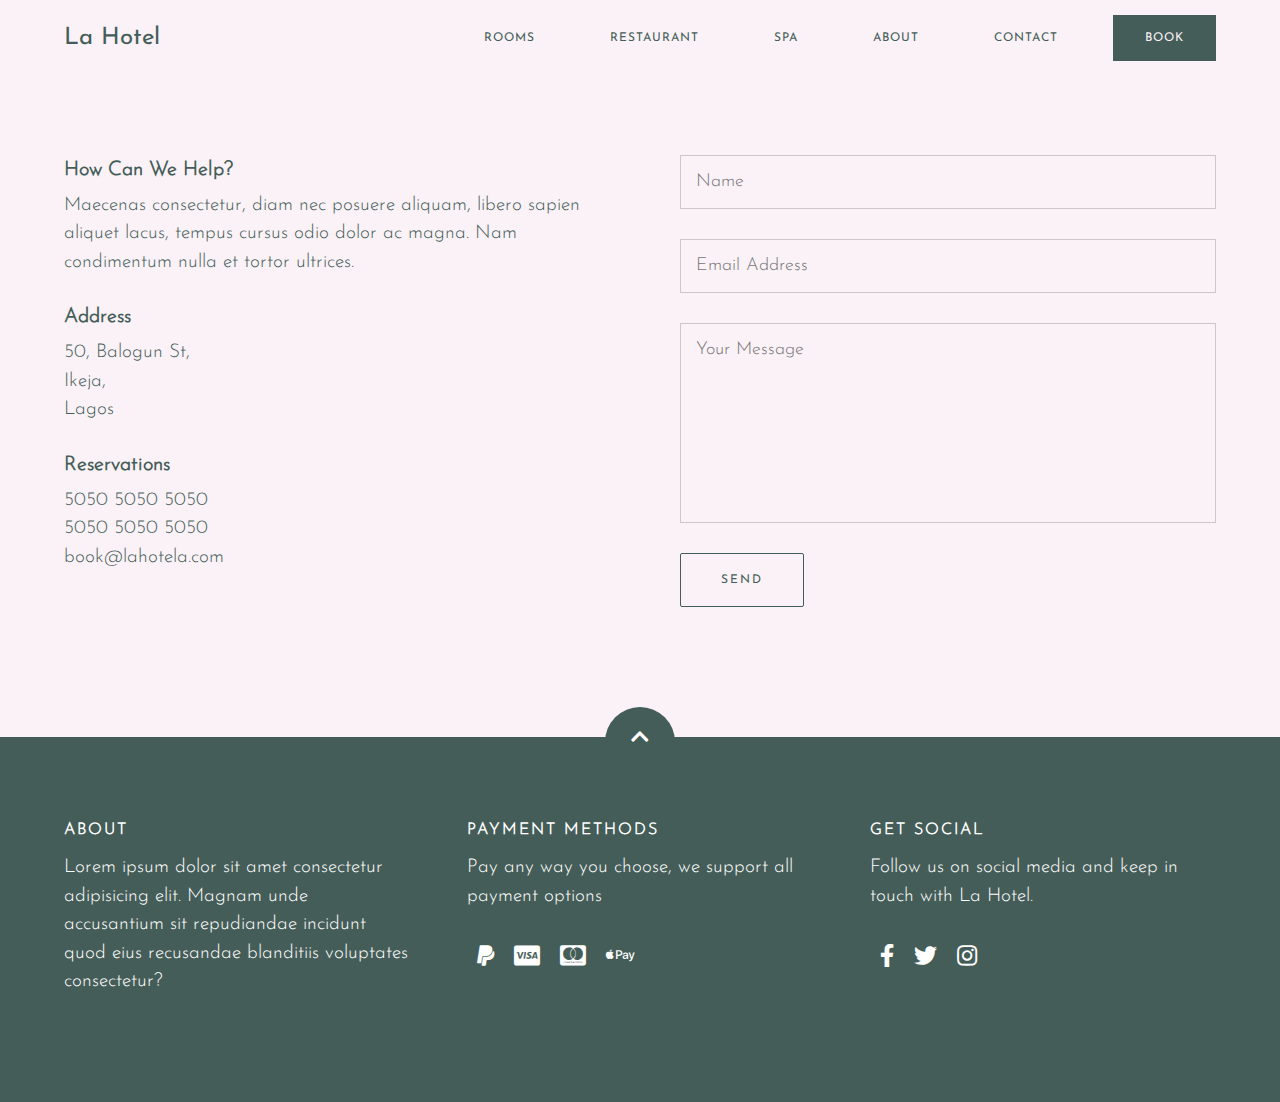
<file: contact.html>
<!DOCTYPE html>
<html lang="en">

<head>
    <meta charset="UTF-8">
    <meta name="viewport" content="width=device-width, initial-scale=1.0">
    <title>Contact - La Hotel</title>
    <link rel="stylesheet" href="https://cdnjs.cloudflare.com/ajax/libs/font-awesome/5.14.0/css/all.min.css">
    <link rel="stylesheet" href="style.css">
</head>

<body>
    <!-- NAVBAR -->
    <div class="container">
        <nav class="navbar">
            <a class="logo" href="index.html">La Hotel</a>
            <input type="checkbox" id="check">
            <label for="check">
                <i class="fas fa-bars" id="open"></i>
                <i class="fas fa-times" id="close"></i>
            </label>
            <ul class="nav-list">
                <li class="nav-item"><a href="rooms.html" class="nav-link">Rooms</a></li>
                <li class="nav-item"><a href="restaurant.html" class="nav-link">Restaurant</a></li>
                <li class="nav-item"><a href="spa.html" class="nav-link">Spa</a></li>
                <li class="nav-item"><a href="about.html" class="nav-link">About</a></li>
                <li class="nav-item"><a href="contact.html" class="nav-link">Contact</a></li>
                <li class="nav-item"><a href="rooms.html" class="nav-link book-btn">Book</a></li>
            </ul>
        </nav>
    </div>

    <!-- CONTACT SECTION -->
    <section id="contact" class="contact">
        <div class="container">
            <div class="row">
                <div class="col-2">
                    <div>
                        <h3>How Can We Help?</h3>
                        <p>Maecenas consectetur, diam nec posuere aliquam, libero sapien aliquet lacus, tempus cursus
                            odio dolor ac magna. Nam condimentum nulla et tortor ultrices.</p>
                    </div>
                    <div>
                        <h3>Address</h3>
                        <p>50, Balogun St,</p>
                        <p>Ikeja,</p>
                        <p>Lagos</p>
                    </div>
                    <div>
                        <h3>Reservations</h3>
                        <p>5050 5050 5050</p>
                        <p>5050 5050 5050</p>
                        <p>book@lahotela.com</p>
                    </div>
                </div>
                <div class="col-2">
                    <form>
                        <input type="text" placeholder="Name" required>
                        <input type="email" placeholder="Email Address" required>
                        <textarea row="20" cols="20" placeholder="Your Message" required></textarea>
                        <button class="btn btn-white">Send</button>
                    </form>
                </div>
            </div>
        </div>
    </section>

    <!-- FOOTER SECTION -->
    <footer>
        <div class="container">
            <div class="back-to-top">
                <a href="#contact"><i class="fas fa-chevron-up"></i></a>
            </div>
            <div class="footer__content row">
                <div class="col-3">
                    <h4>About</h4>
                    <p>Lorem ipsum dolor sit amet consectetur adipisicing elit. Magnam unde accusantium sit repudiandae
                        incidunt quod eius recusandae blanditiis voluptates consectetur?</p>
                </div>
                <div class="col-3">
                    <h4>Payment Methods</h4>
                    <p>Pay any way you choose, we support all payment options</p>
                    <ul class="payment-methods">
                        <li>
                            <a href="#">
                                <i class="fab fa-paypal"></i>
                            </a>
                        </li>
                        <li>
                            <a href="#">
                                <i class="fab fa-cc-visa"></i>
                            </a>
                        </li>
                        <li>
                            <a href="#">
                                <i class="fab fa-cc-mastercard"></i>
                            </a>
                        </li>
                        <li>
                            <a href="#">
                                <i class="fab fa-apple-pay"></i>
                            </a>
                        </li>
                    </ul>
                </div>
                <div class="col-3">
                    <h4>Get Social</h4>
                    <p>Follow us on social media and keep in touch with La Hotel.</p>
                    <ul class="social-icons">
                        <li>
                            <a href="#">
                                <i class="fab fa-facebook-f"></i>
                            </a>
                        </li>
                        <li>
                            <a href="#">
                                <i class="fab fa-twitter"></i>
                            </a>
                        </li>
                        <li>
                            <a href="#">
                                <i class="fab fa-instagram"></i>
                            </a>
                        </li>
                        <li>
                            <a href="#">
                                <i class="fab fa-tripadvisor"></i>
                            </a>
                        </li>
                    </ul>
                </div>
            </div>
        </div>
    </footer>
</body>

</html>
</file>
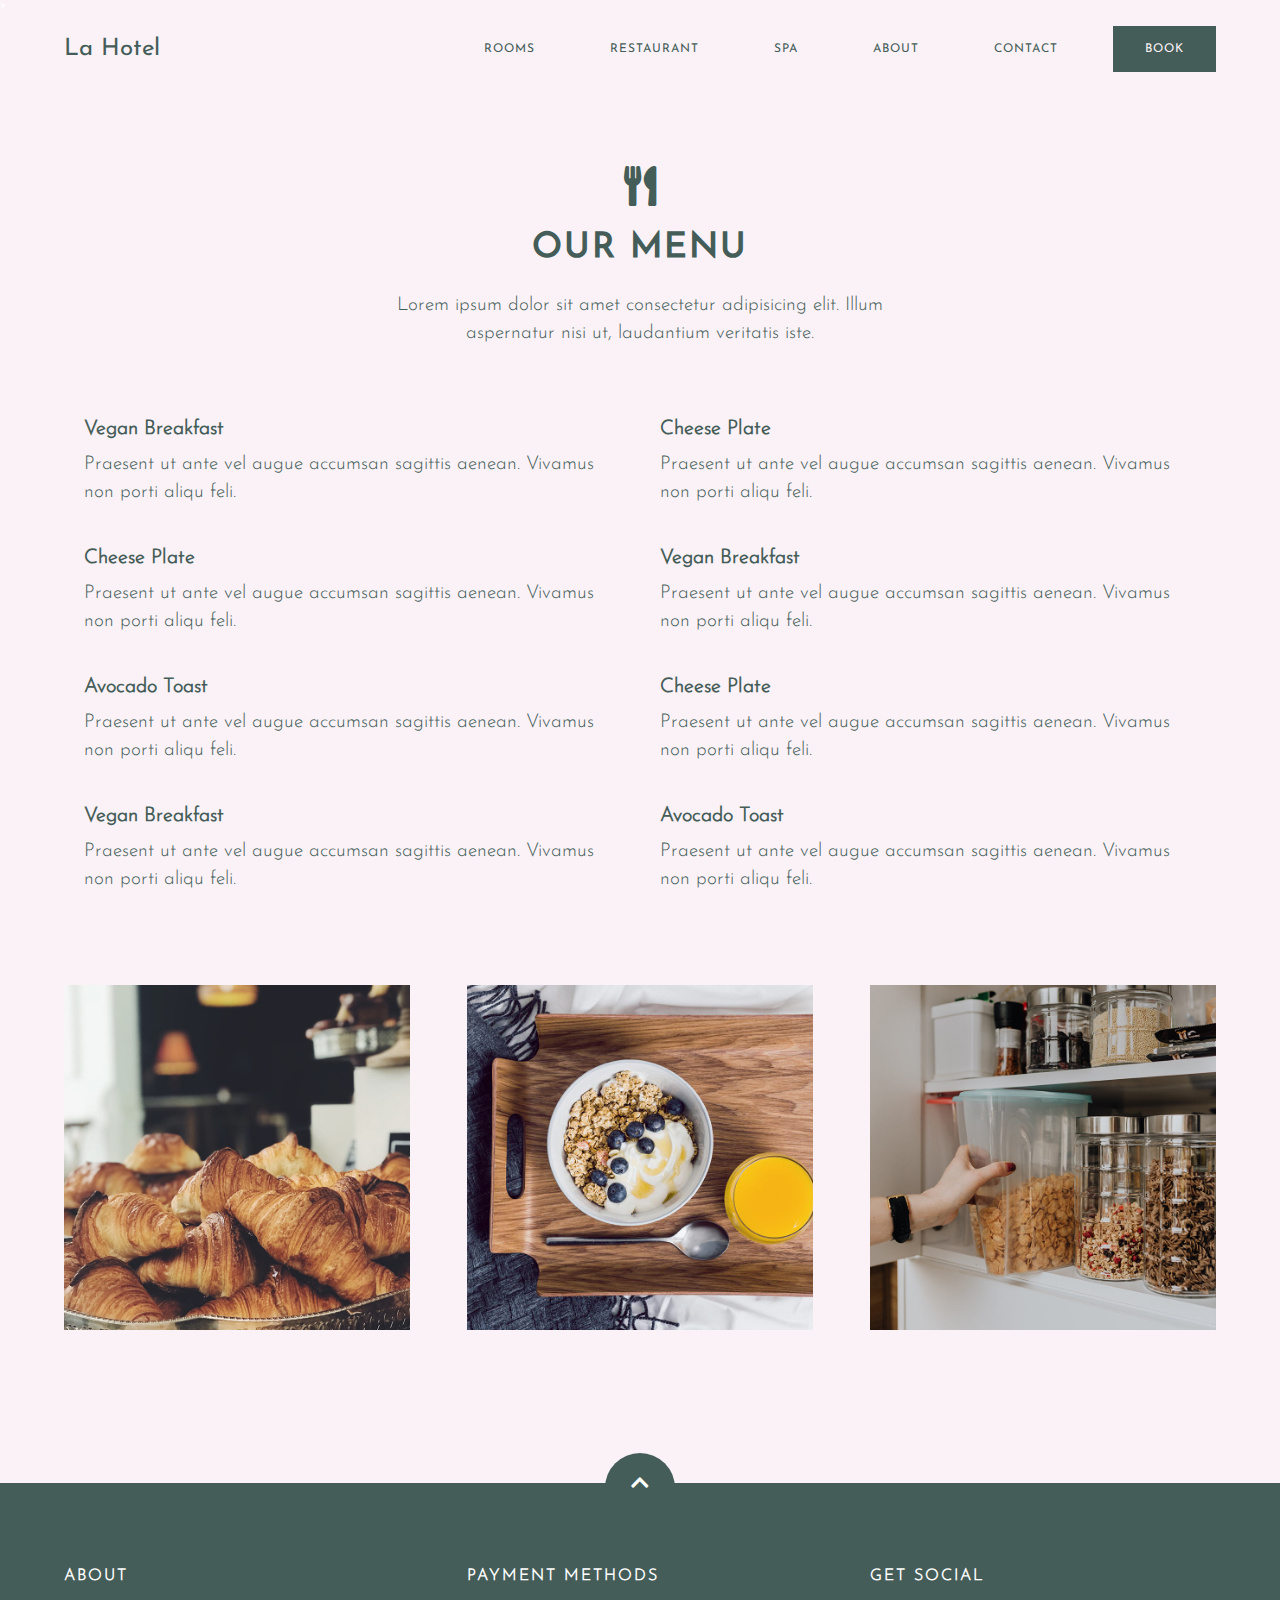
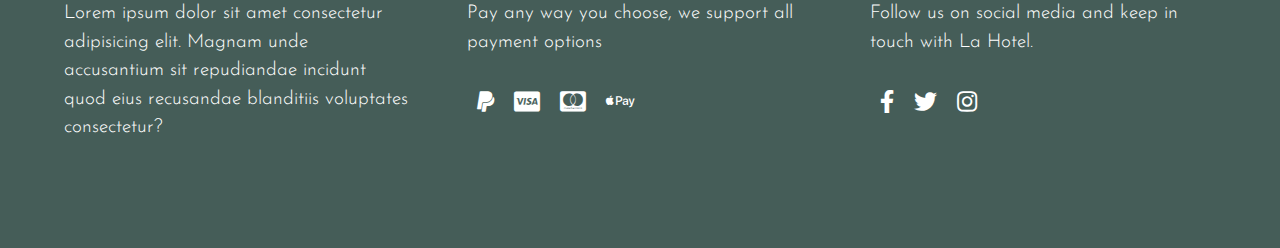
<file: restaurant.html>
<!DOCTYPE html>
<html lang="en">

<head>
    <meta charset="UTF-8">
    <meta name="viewport" content="width=device-width, initial-scale=1.0">
    <title>Restaurant - La Hotel</title>
    <link rel="stylesheet" href="https://cdnjs.cloudflare.com/ajax/libs/font-awesome/5.14.0/css/all.min.css">>
    <link rel="stylesheet" href="style.css">
</head>

<body>
    <!-- NAVBAR -->
    <div class="container">
        <nav class="navbar">
            <a class="logo" href="index.html">La Hotel</a>
            <input type="checkbox" id="check">
            <label for="check">
                <i class="fas fa-bars" id="open"></i>
                <i class="fas fa-times" id="close"></i>
            </label>
            <ul class="nav-list">
                <li class="nav-item"><a href="rooms.html" class="nav-link">Rooms</a></li>
                <li class="nav-item"><a href="restaurant.html" class="nav-link">Restaurant</a></li>
                <li class="nav-item"><a href="spa.html" class="nav-link">Spa</a></li>
                <li class="nav-item"><a href="about.html" class="nav-link">About</a></li>
                <li class="nav-item"><a href="contact.html" class="nav-link">Contact</a></li>
                <li class="nav-item"><a href="rooms.html" class="nav-link book-btn">Book</a></li>
            </ul>
        </nav>
    </div>

    <!-- MENU SECTION -->
    <section id="our-menu" class="our-menu">
        <div class="container">
            <div class="menu-header">
                <i class="fas fa-utensils"></i>
                <h2 class="headline">Our Menu</h2>
                <p>Lorem ipsum dolor sit amet consectetur adipisicing elit. Illum aspernatur nisi ut, laudantium
                    veritatis
                    iste.</p>
            </div>
            <div class="menu-table">
                <div class="row">
                    <div class="col-2">
                        <div>
                            <h3>Vegan Breakfast</h3>
                            <p>Praesent ut ante vel augue accumsan sagittis aenean. Vivamus non porti aliqu feli.</p>
                        </div>
                        <div>
                            <h3>Cheese Plate</h3>
                            <p>Praesent ut ante vel augue accumsan sagittis aenean. Vivamus non porti aliqu feli.</p>
                        </div>
                        <div>
                            <h3>Avocado Toast</h3>
                            <p>Praesent ut ante vel augue accumsan sagittis aenean. Vivamus non porti aliqu feli.</p>
                        </div>
                        <div>
                            <h3>Vegan Breakfast</h3>
                            <p>Praesent ut ante vel augue accumsan sagittis aenean. Vivamus non porti aliqu feli.</p>
                        </div>
                    </div>
                    <div class="col-2">
                        <div>
                            <h3>Cheese Plate</h3>
                            <p>Praesent ut ante vel augue accumsan sagittis aenean. Vivamus non porti aliqu feli.</p>
                        </div>
                        <div>
                            <h3>Vegan Breakfast</h3>
                            <p>Praesent ut ante vel augue accumsan sagittis aenean. Vivamus non porti aliqu feli.</p>
                        </div>
                        <div>
                            <h3>Cheese Plate</h3>
                            <p>Praesent ut ante vel augue accumsan sagittis aenean. Vivamus non porti aliqu feli.</p>
                        </div>
                        <div>
                            <h3>Avocado Toast</h3>
                            <p>Praesent ut ante vel augue accumsan sagittis aenean. Vivamus non porti aliqu feli.</p>
                        </div>
                    </div>
                </div>
            </div>
            <div class="menu-gallery">
                <div class="row">
                    <div class="col-3">
                        <img src="images/menu-gallery-1.jpg" alt="menu-image">
                    </div>
                    <div class="col-3">
                        <img src="images/menu-gallery-2.jpg" alt="menu-image">
                    </div>
                    <div class="col-3">
                        <img src="images/menu-gallery-3.jpg" alt="menu-image">
                    </div>
                </div>
            </div>
        </div>
    </section>

    <!-- FOOTER SECTION -->
    <footer>
        <div class="container">
            <div class="back-to-top">
                <a href="#our-menu"><i class="fas fa-chevron-up"></i></a>
            </div>
            <div class="footer__content row">
                <div class="col-3">
                    <h4>About</h4>
                    <p>Lorem ipsum dolor sit amet consectetur adipisicing elit. Magnam unde accusantium sit repudiandae
                        incidunt quod eius recusandae blanditiis voluptates consectetur?</p>
                </div>
                <div class="col-3">
                    <h4>Payment Methods</h4>
                    <p>Pay any way you choose, we support all payment options</p>
                    <ul class="payment-methods">
                        <li>
                            <a href="#">
                                <i class="fab fa-paypal"></i>
                            </a>
                        </li>
                        <li>
                            <a href="#">
                                <i class="fab fa-cc-visa"></i>
                            </a>
                        </li>
                        <li>
                            <a href="#">
                                <i class="fab fa-cc-mastercard"></i>
                            </a>
                        </li>
                        <li>
                            <a href="#">
                                <i class="fab fa-apple-pay"></i>
                            </a>
                        </li>
                    </ul>
                </div>
                <div class="col-3">
                    <h4>Get Social</h4>
                    <p>Follow us on social media and keep in touch with La Hotel.</p>
                    <ul class="social-icons">
                        <li>
                            <a href="#">
                                <i class="fab fa-facebook-f"></i>
                            </a>
                        </li>
                        <li>
                            <a href="#">
                                <i class="fab fa-twitter"></i>
                            </a>
                        </li>
                        <li>
                            <a href="#">
                                <i class="fab fa-instagram"></i>
                            </a>
                        </li>
                        <li>
                            <a href="#">
                                <i class="fab fa-tripadvisor"></i>
                            </a>
                        </li>
                    </ul>
                </div>
            </div>
        </div>
    </footer>
</body>

</html>
</file>
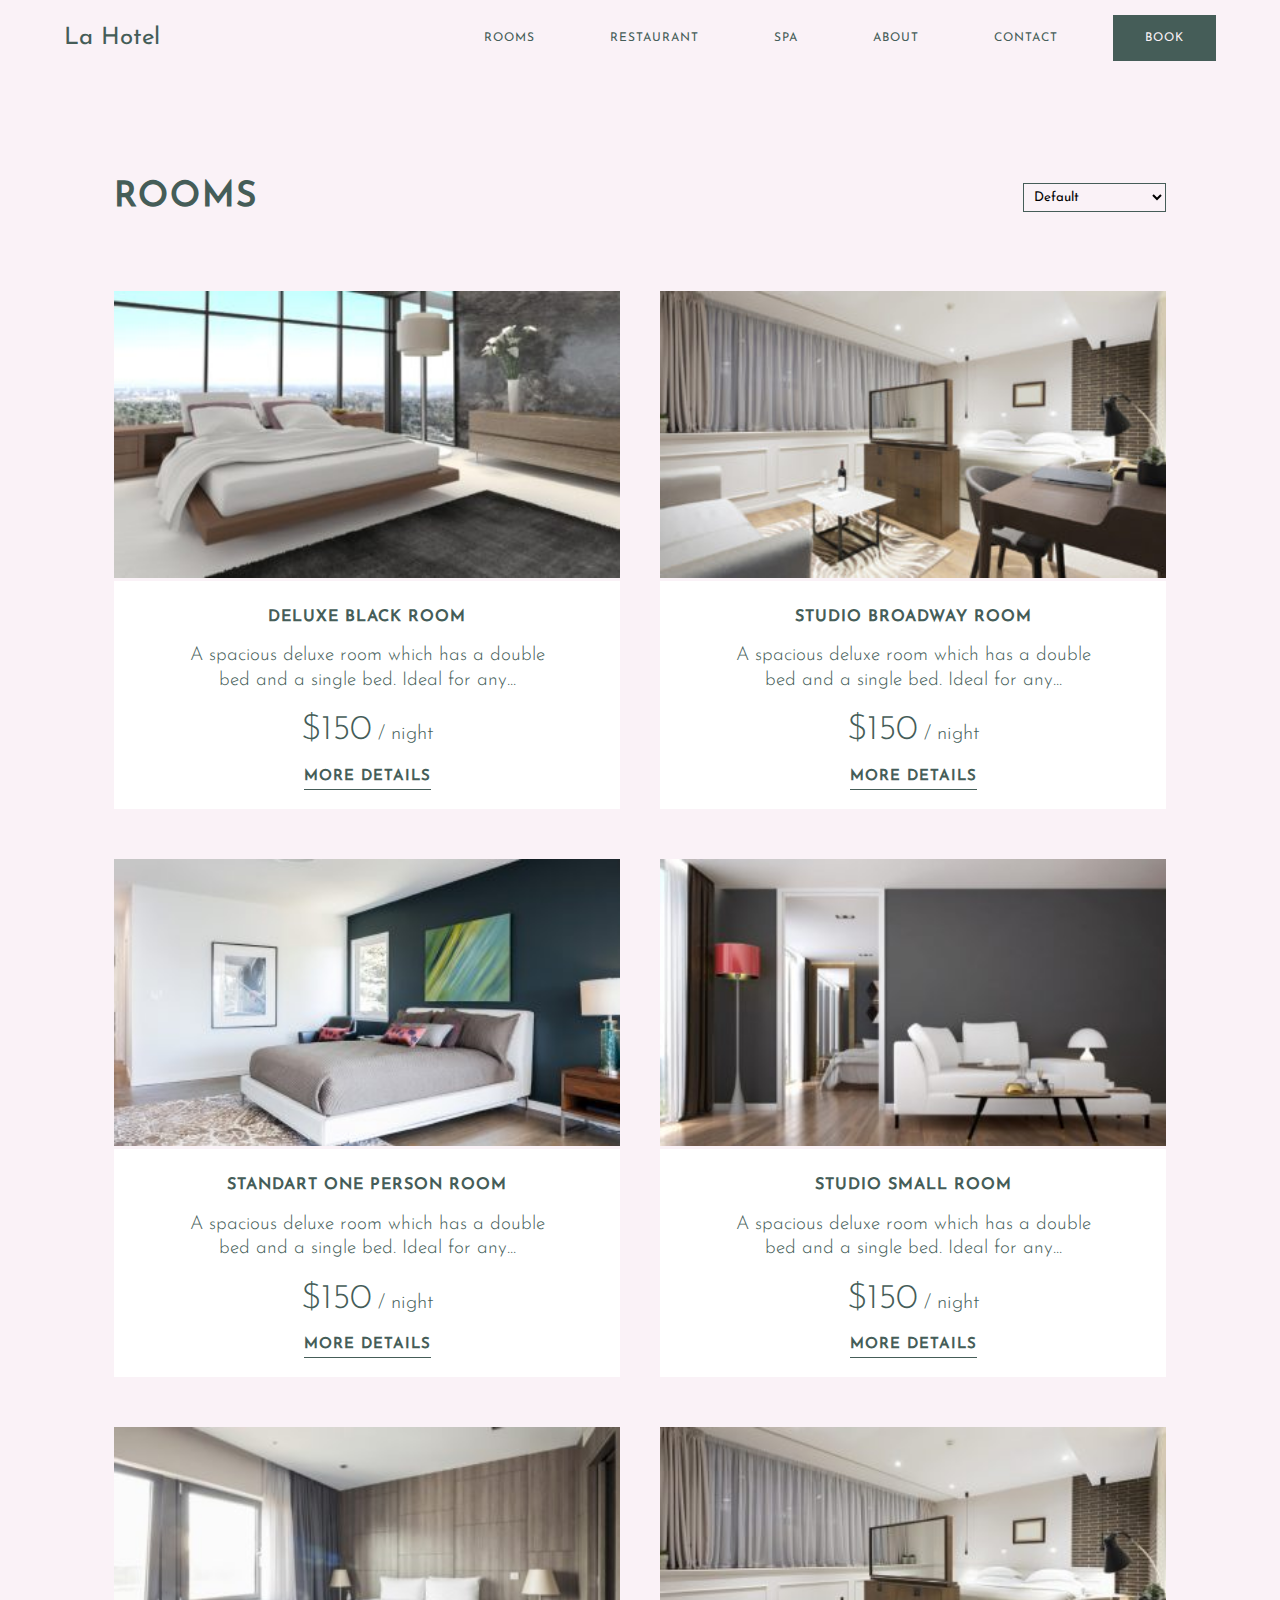
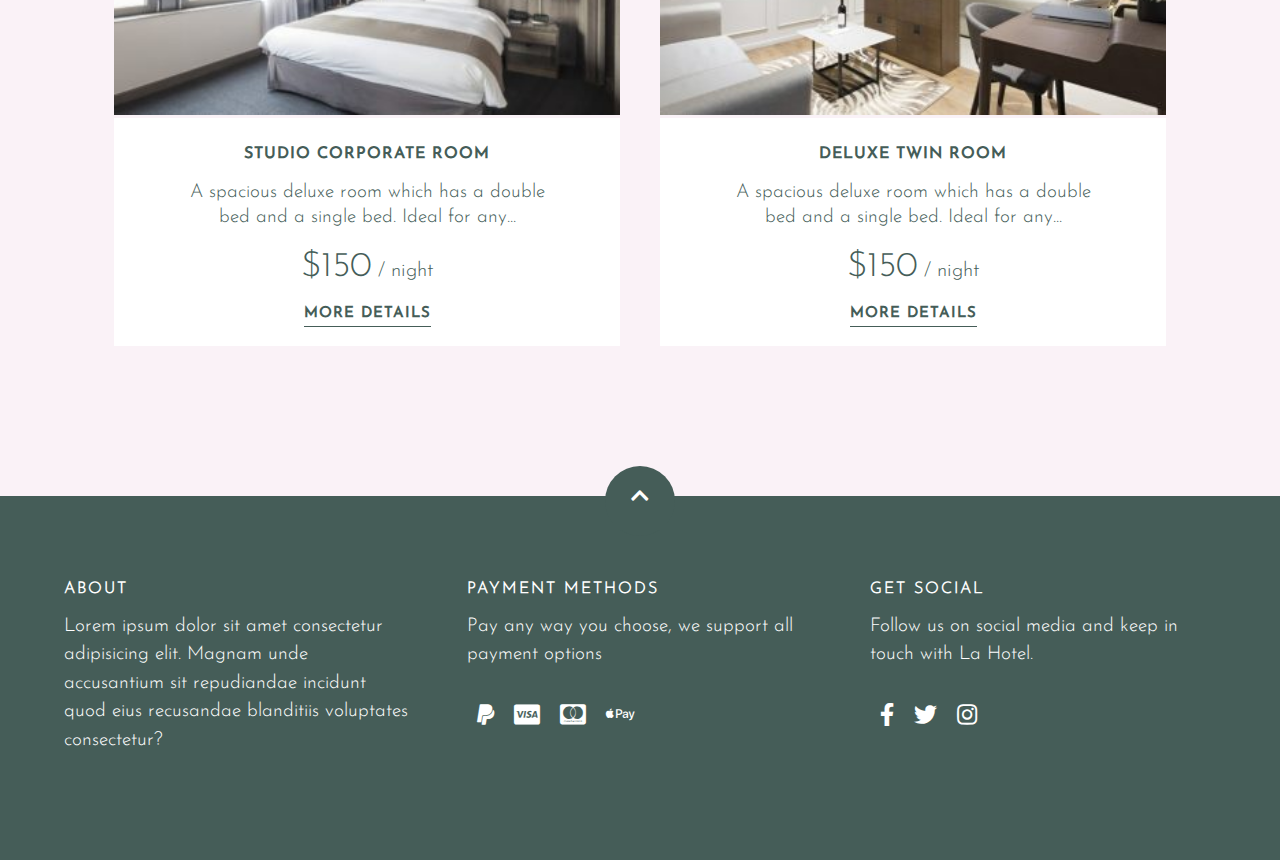
<file: rooms.html>
<!DOCTYPE html>
<html lang="en">

<head>
    <meta charset="UTF-8">
    <meta name="viewport" content="width=device-width, initial-scale=1.0">
    <title>Rooms - La Hotel</title>
    <link rel="stylesheet" href="https://cdnjs.cloudflare.com/ajax/libs/font-awesome/5.14.0/css/all.min.css">
    <link rel="stylesheet" href="style.css">
</head>

<body>
    <!-- NAVBAR -->
    <div class="container">
        <nav class="navbar">
            <a class="logo" href="index.html">La Hotel</a>
            <input type="checkbox" id="check">
            <label for="check">
                <i class="fas fa-bars" id="open"></i>
                <i class="fas fa-times" id="close"></i>
            </label>
            <ul class="nav-list">
                <li class="nav-item"><a href="rooms.html" class="nav-link">Rooms</a></li>
                <li class="nav-item"><a href="restaurant.html" class="nav-link">Restaurant</a></li>
                <li class="nav-item"><a href="spa.html" class="nav-link">Spa</a></li>
                <li class="nav-item"><a href="about.html" class="nav-link">About</a></li>
                <li class="nav-item"><a href="contact.html" class="nav-link">Contact</a></li>
                <li class="nav-item"><a href="rooms.html" class="nav-link book-btn">Book</a></li>
            </ul>
        </nav>
    </div>

    <!-- ROOMS LIST -->
    <section id="rooms-list" class="rooms-list">
        <div class="container container-medium">
            <div class="row row-2">
                <h2>Rooms</h2>
                <select>
                    <option>Default</option>
                    <option>Sort by Price</option>
                    <option>Sort by Reviews</option>
                    <option>Sort by Popularity</option>
                    <option>Sort by Spacing</option>
                </select>
            </div>
            <div class="row">
                <div class="col-2">
                    <div class="room-image">
                        <img src="images/room-1.jpg" alt="room">
                    </div>
                    <div class="room-info">
                        <div>
                            <h4>Deluxe Black Room</h4>
                            <p>A spacious deluxe room which has a double bed and a single bed. Ideal for any...</p>
                            <p class="price"><span>$150</span> / night</p>
                            <a href="#">More Details</a>
                        </div>
                    </div>
                </div>
                <div class="col-2">
                    <div class="room-image">
                        <img src="images/room-2.jpg" alt="room">
                    </div>
                    <div class="room-info">
                        <div>
                            <h4>Studio Broadway Room</h4>
                            <p>A spacious deluxe room which has a double bed and a single bed. Ideal for any...</p>
                            <p class="price"><span>$150</span> / night</p>
                            <a href="#">More Details</a>
                        </div>
                    </div>
                </div>
            </div>
            <div class="row">
                <div class="col-2">
                    <div class="room-image">
                        <img src="images/room-3.jpg" alt="room">
                    </div>
                    <div class="room-info">
                        <div>
                            <h4>Standart One Person Room</h4>
                            <p>A spacious deluxe room which has a double bed and a single bed. Ideal for any...</p>
                            <p class="price"><span>$150</span> / night</p>
                            <a href="#">More Details</a>
                        </div>
                    </div>
                </div>
                <div class="col-2">
                    <div class="room-image">
                        <img src="images/room-4.jpg" alt="room">
                    </div>
                    <div class="room-info">
                        <div>
                            <h4>Studio Small Room</h4>
                            <p>A spacious deluxe room which has a double bed and a single bed. Ideal for any...</p>
                            <p class="price"><span>$150</span> / night</p>
                            <a href="#">More Details</a>
                        </div>
                    </div>
                </div>
            </div>
            <div class="row">
                <div class="col-2">
                    <div class="room-image">
                        <img src="images/room-5.jpg" alt="room">
                    </div>
                    <div class="room-info">
                        <div>
                            <h4>Studio Corporate Room</h4>
                            <p>A spacious deluxe room which has a double bed and a single bed. Ideal for any...</p>
                            <p class="price"><span>$150</span> / night</p>
                            <a href="#">More Details</a>
                        </div>
                    </div>
                </div>
                <div class="col-2">
                    <div class="room-image">
                        <img src="images/room-6.jpg" alt="room">
                    </div>
                    <div class="room-info">
                        <div>
                            <h4>Deluxe Twin Room</h4>
                            <p>A spacious deluxe room which has a double bed and a single bed. Ideal for any...</p>
                            <p class="price"><span>$150</span> / night</p>
                            <a href="#">More Details</a>
                        </div>
                    </div>
                </div>
            </div>
        </div>
    </section>

    <!-- FOOTER SECTION -->
    <footer>
        <div class="container">
            <div class="back-to-top">
                <a href="#rooms-list"><i class="fas fa-chevron-up"></i></a>
            </div>
            <div class="footer__content row">
                <div class="col-3">
                    <h4>About</h4>
                    <p>Lorem ipsum dolor sit amet consectetur adipisicing elit. Magnam unde accusantium sit repudiandae
                        incidunt quod eius recusandae blanditiis voluptates consectetur?</p>
                </div>
                <div class="col-3">
                    <h4>Payment Methods</h4>
                    <p>Pay any way you choose, we support all payment options</p>
                    <ul class="payment-methods">
                        <li>
                            <a href="#">
                                <i class="fab fa-paypal"></i>
                            </a>
                        </li>
                        <li>
                            <a href="#">
                                <i class="fab fa-cc-visa"></i>
                            </a>
                        </li>
                        <li>
                            <a href="#">
                                <i class="fab fa-cc-mastercard"></i>
                            </a>
                        </li>
                        <li>
                            <a href="#">
                                <i class="fab fa-apple-pay"></i>
                            </a>
                        </li>
                    </ul>
                </div>
                <div class="col-3">
                    <h4>Get Social</h4>
                    <p>Follow us on social media and keep in touch with La Hotel.</p>
                    <ul class="social-icons">
                        <li>
                            <a href="#">
                                <i class="fab fa-facebook-f"></i>
                            </a>
                        </li>
                        <li>
                            <a href="#">
                                <i class="fab fa-twitter"></i>
                            </a>
                        </li>
                        <li>
                            <a href="#">
                                <i class="fab fa-instagram"></i>
                            </a>
                        </li>
                        <li>
                            <a href="#">
                                <i class="fab fa-tripadvisor"></i>
                            </a>
                        </li>
                    </ul>
                </div>
            </div>
        </div>
    </footer>
</body>

</html>
</file>
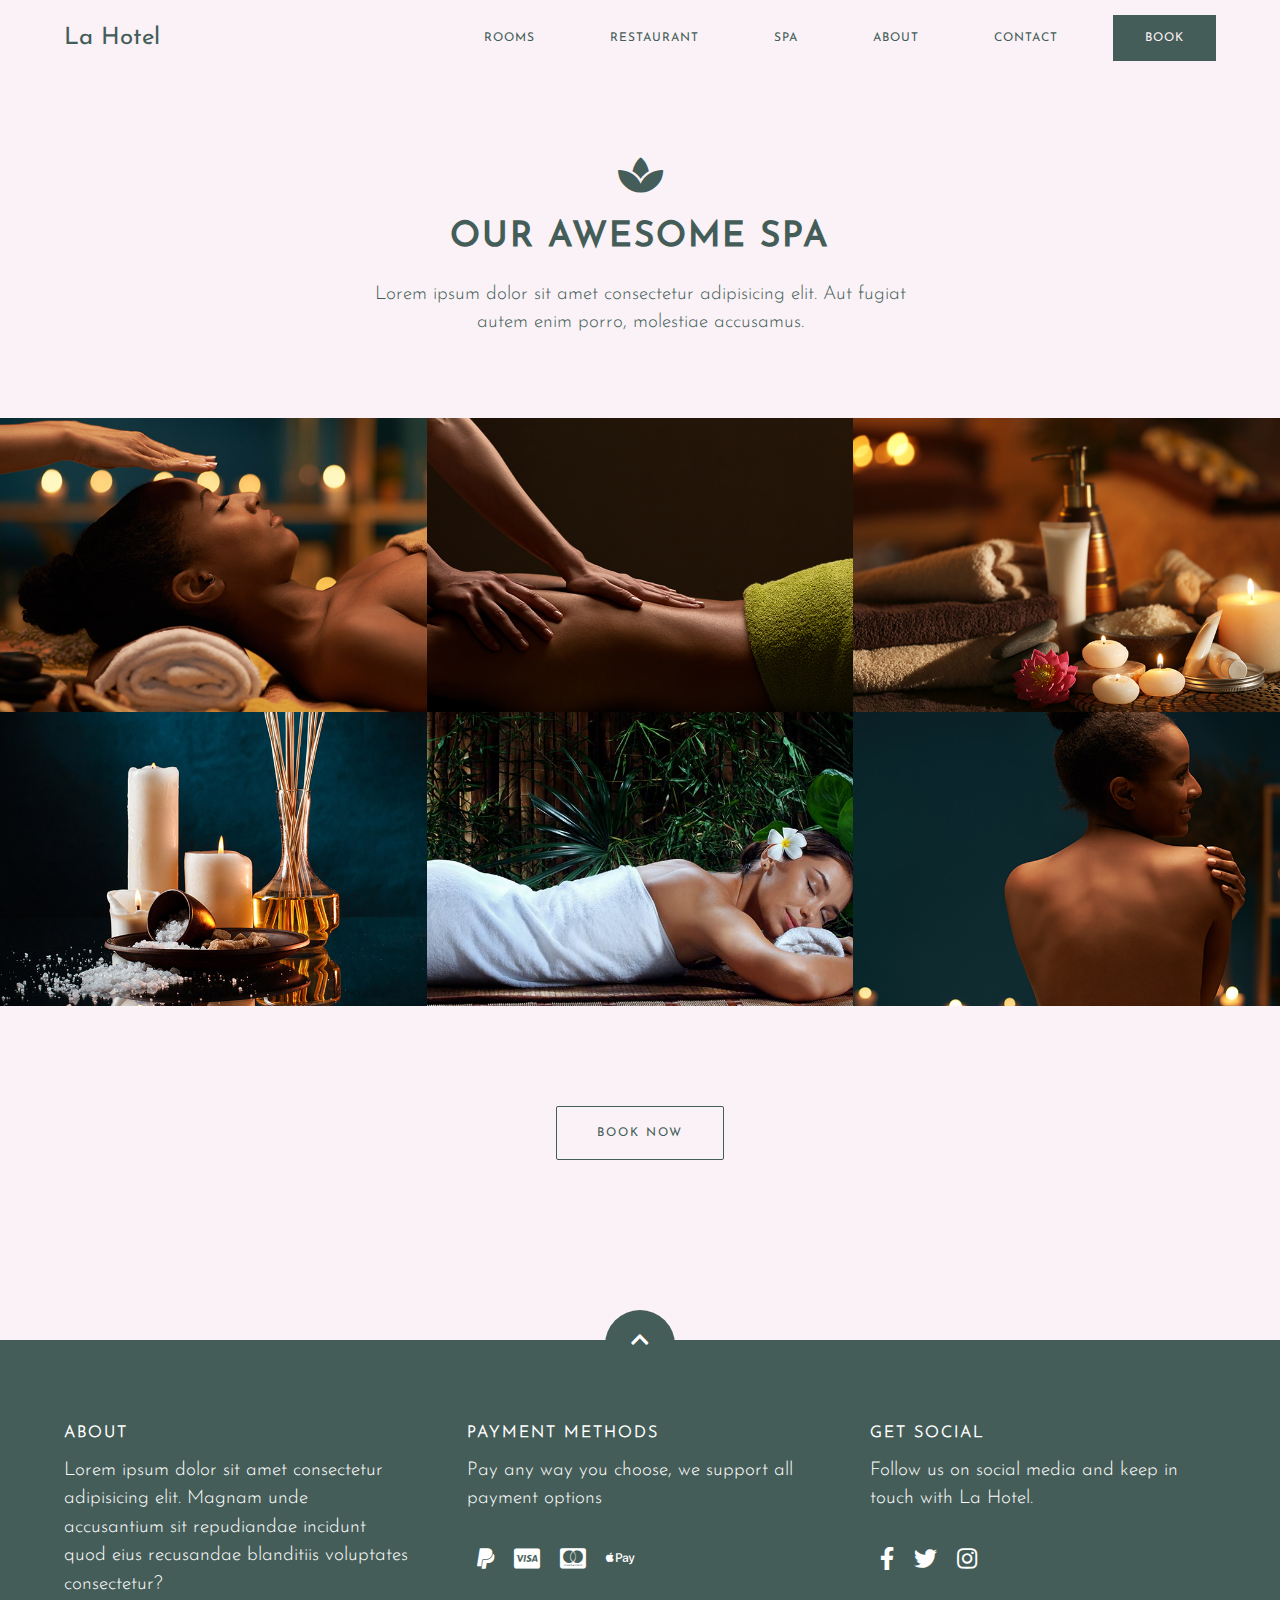
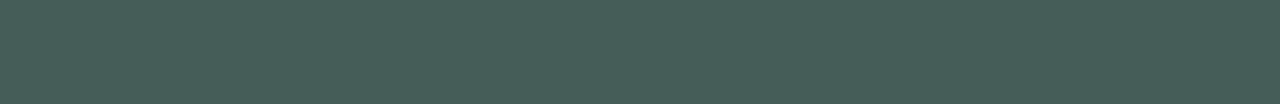
<file: spa.html>
<!DOCTYPE html>
<html lang="en">

<head>
    <meta charset="UTF-8">
    <meta name="viewport" content="width=device-width, initial-scale=1.0">
    <title>Spa - La Hotel</title>
    <link rel="stylesheet" href="https://cdnjs.cloudflare.com/ajax/libs/font-awesome/5.14.0/css/all.min.css">
    <link rel="stylesheet" href="style.css">
</head>

<body>
    <!-- NAVBAR -->
    <div class="container">
        <nav class="navbar">
            <a class="logo" href="index.html">La Hotel</a>
            <input type="checkbox" id="check">
            <label for="check">
                <i class="fas fa-bars" id="open"></i>
                <i class="fas fa-times" id="close"></i>
            </label>
            <ul class="nav-list">
                <li class="nav-item"><a href="rooms.html" class="nav-link">Rooms</a></li>
                <li class="nav-item"><a href="restaurant.html" class="nav-link">Restaurant</a></li>
                <li class="nav-item"><a href="spa.html" class="nav-link">Spa</a></li>
                <li class="nav-item"><a href="about.html" class="nav-link">About</a></li>
                <li class="nav-item"><a href="contact.html" class="nav-link">Contact</a></li>
                <li class="nav-item"><a href="rooms.html" class="nav-link book-btn">Book</a></li>
            </ul>
        </nav>
    </div>

    <!-- SPA SECTION -->
    <section id="section-spa" class="section-spa">
        <div class="container">
            <div class="spa-header">
                <i class="fas fa-spa"></i>
                <h2 class="headline">Our Awesome Spa</h2>
                <p>Lorem ipsum dolor sit amet consectetur adipisicing elit. Aut fugiat autem enim porro, molestiae
                    accusamus.</p>
            </div>
        </div>
        <div class="spa-gallery">
            <div class="row">
                <div class="col-3">
                    <img src="images/spa.jpg" alt="spa-image">
                </div>
                <div class="col-3">
                    <img src="images/spa-img-2.jpg" alt="spa-image">
                </div>
                <div class="col-3">
                    <img src="images/spa-img-3.jpg" alt="spa-image">
                </div>
            </div>
            <div class="row">
                <div class="col-3">
                    <img src="images/spa-img-4.jpg" alt="spa-image">
                </div>
                <div class="col-3">
                    <img src="images/spa-img-5.jpg" alt="spa-image">
                </div>
                <div class="col-3">
                    <img src="images/spa-img-6.jpg" alt="spa-image">
                </div>
            </div>
        </div>
        <div class="button-container container">
            <button class="btn btn-white">Book Now</button>
        </div>
    </section>

    <!-- FOOTER SECTION -->
    <footer>
        <div class="container">
            <div class="back-to-top">
                <a href="#section-spa"><i class="fas fa-chevron-up"></i></a>
            </div>
            <div class="footer__content row">
                <div class="col-3">
                    <h4>About</h4>
                    <p>Lorem ipsum dolor sit amet consectetur adipisicing elit. Magnam unde accusantium sit repudiandae
                        incidunt quod eius recusandae blanditiis voluptates consectetur?</p>
                </div>
                <div class="col-3">
                    <h4>Payment Methods</h4>
                    <p>Pay any way you choose, we support all payment options</p>
                    <ul class="payment-methods">
                        <li>
                            <a href="#">
                                <i class="fab fa-paypal"></i>
                            </a>
                        </li>
                        <li>
                            <a href="#">
                                <i class="fab fa-cc-visa"></i>
                            </a>
                        </li>
                        <li>
                            <a href="#">
                                <i class="fab fa-cc-mastercard"></i>
                            </a>
                        </li>
                        <li>
                            <a href="#">
                                <i class="fab fa-apple-pay"></i>
                            </a>
                        </li>
                    </ul>
                </div>
                <div class="col-3">
                    <h4>Get Social</h4>
                    <p>Follow us on social media and keep in touch with La Hotel.</p>
                    <ul class="social-icons">
                        <li>
                            <a href="#">
                                <i class="fab fa-facebook-f"></i>
                            </a>
                        </li>
                        <li>
                            <a href="#">
                                <i class="fab fa-twitter"></i>
                            </a>
                        </li>
                        <li>
                            <a href="#">
                                <i class="fab fa-instagram"></i>
                            </a>
                        </li>
                        <li>
                            <a href="#">
                                <i class="fab fa-tripadvisor"></i>
                            </a>
                        </li>
                    </ul>
                </div>
            </div>
        </div>
    </footer>
</body>

</html>
</file>
<file: style.css>
*,
*::before,
*::after {
    margin: 0;
    padding: 0;
    box-sizing: border-box;
}

@font-face {
    font-family: "Herr Von Muellerhoff";
    src: url("textfont/HerrVonMuellerhoff-Regular.ttf") format("truetype");
}

@font-face {
    font-family: "Josefin Sans Regular";
    src: url("textfont/JosefinSans-Regular.ttf") format("truetype");
}

@font-face {
    font-family: "Josefin Sans Light";
    src: url("textfont/JosefinSans-Light.ttf") format("truetype");
}

@font-face {
    font-family: "SourceSansPro Regular";
    src: url("textfont/SourceSansPro-Regular.ttf") format("truetype");
}

:root {
    --main-font-1: "Josefin Sans Regular", sans-serif;
    --main-font-2: "Josefin Sans Light", sans-serif;
    --secondary-font: "SourceSansPro Regular", sans-serif;
    --main-color: #455d58;
    --white-pinkish-color : #FAF2F7;
    --white-color: #fff;
}

/* BASIC STYLES */

html {
    color: var(--white-color);
    font-size: 10px;
    font-family: var(--main-font-1);
    scroll-behavior: smooth;
}

body {
    background-color: var(--white-pinkish-color);
}

main img {
    width: 100%;
}

section {
    padding: 8rem 0;
}

a {
    text-decoration: none;
}

p {
    font-size: 1.9rem;
    font-family: var(--main-font-2);
    line-height: 1.5;
    font-weight: 200;
}

ul {
    list-style: none;
}

h2 {
    font-size: 3.5rem;
    margin: 2rem 0;
    line-height: 1.3;
}

h3 {
    font-size: 2rem;
    margin-bottom: 1.2rem;
}

h4 {
    font-size: 1.6rem;
    font-weight: 700;
    margin-bottom: 1.6rem;
}

h2, h4 {
    text-transform: uppercase;
    letter-spacing: .2rem;
}

/* BASIC & REUSABLE CLASSES */

.heading-text {
    text-align: center;
    position: relative;
}

.heading-text::after {
    content: '';
    display: block;
    width: 10rem;
    height: .2rem;
    background-color: var(--main-color);
    margin: 0 auto;
    margin-top: 3rem;
}

.text-green {
    color: var(--main-color);
}

.text-white {
    color: var(--white-color);
}

.container {
    width: 100%;
    max-width: 120rem;
    padding: 0 2.4rem;
    margin: 0 auto;
}

.container-medium {
    max-width: 110rem;
}

.row {
    display: flex;
    align-items: center;
}

.col-2 {
    margin-bottom: 5rem;
    flex-basis: 50%;
    min-width: 30rem;
}

.col-3 {
    flex-basis: 30%;
    min-width: 25rem;
    margin-bottom: 5rem;
}

.padding-right {
    padding-right: 8rem;
}

.text-box {
    width: 100%;
    max-width: 40rem;
}

.text-box p {
    margin: 4rem 0;
}

/* BUTTONS */

.btn {
    display: inline-block;
    background: transparent;
    border: .1rem solid var(--white-color);
    border-radius: .2rem;
    cursor: pointer;
    outline: none;
    padding: 2rem 4rem;
    text-transform: uppercase;
    font-family: inherit;
    font-size: 1.2rem;
    font-weight: 400;
    letter-spacing: .2rem;
    overflow: hidden;
    position: relative;
}

.btn-green {
    color: var(--white-color);
    transition: color .5s;
    z-index: 100;
}

.btn-white {
    border: 1px solid var(--main-color);
    color: var(--main-color);
    transition: color .5s;
    z-index: 100;
}

.btn-green::before,
.btn-white::before {
    content: '';
    position: absolute;
    top: 0;
    left: -10%;
    width: 0;
    height: 100%;
    transform: skewX(25deg);
    z-index: -1;
    transition: width .7s;
}

.btn-green::before {
    background-color: var(--white-color);
}

.btn-white::before {
    background-color: var(--main-color);
}

.btn-green:hover{
    color: var(--main-color);
}

.btn-white:hover {
    color: var(--white-color);
}

.btn-green:hover::before,
.btn-white:hover::before {
    width: 120%;
}

/* HEADER */

header {
    height: 100vh;
}

.navbar {
    background-color: var(--white-pinkish-color   );
    display: flex;
    justify-content: space-between;
    align-items: center;
    padding: 2rem 0;
    height: 7.5rem;
}

.logo {
    font-family: var(--main-font-1);
    font-size: 2.4rem;
    color: var(--main-color);
}

.nav-list {
    display: flex;
}

.nav-item:not(:last-child) {
    margin-right: 3.5rem;
}

.nav-link {
    border: none;
    outline: none;
    text-transform: uppercase;
    font-size: 1.2rem;
    color: var(--main-color);
    letter-spacing: .1rem;
    padding: 1rem 2rem;
    position: relative;
}

.nav-link::before {
    content: '';
    position: absolute;
    left: 0;
    bottom: 0;
    height: .2rem;
    width: 100%;
    background-color: rgba(69, 93, 88, 0.65);
    transform: scaleX(0);
    transform-origin: right;
    transition: transform .4s linear; 
}

.nav-link:hover::before {
    transform: scaleX(1);
    transform-origin: left;
}

label {
    display: none;
}

label #open,
label #close {
    color: var(--main-color);
    font-size: 2.2rem;
    line-height: 8rem;
    cursor: pointer;
    display: none;
}

label #close {
    color: var(--white-pinkish-color);
}

#check {
    display: none;
}

.book-btn {
    border: .2rem solid transparent;
    background-color: var(--main-color);
    color: var(--white-pinkish-color);
    padding: 1.5rem 3rem;
    transition: all .3s ease;
}

.book-btn:hover {
    background-color: transparent;
    border: .2rem solid var(--main-color);
    color: var(--main-color);
}

.book-btn:hover::before {
    transform: scaleX(0);
}

.hero {
    background-image: linear-gradient(to right bottom, rgba(40, 180, 133, 0.8), rgb(69, 93, 88, 0.5)), url("images/hero-bg.jpg");
    background-size: cover;
    background-position: center;
    height: calc(100vh - 7.5rem);
    clip-path: polygon(0 0, 100% 0, 100% 75vh, 0 100%);
    position: relative;
}

.hero__text-box {
    position: absolute;
    top: 50%;
    transform: translateY(-50%);
}

.hero__text {
    text-transform: uppercase;
    color: var(--white-color);
    font-size: 5.4rem;
    letter-spacing: .2rem;
    line-height: 1.4;
    margin-bottom: 5rem;
}

.hero__text span {
    display: block;
}

/* INFO SECTION */

.info-text {
    margin-bottom: 3rem;
    font-family: var(--main-font-2);
}

.image-group img {
    width: 100%;
}

.image-group {
    display: grid;
    grid-template-columns: repeat(2, 1fr);
    column-gap: 1.5rem;
}

/* ROOMS SECTION */

.rooms {
    background-color: var(--main-color);
}

/* RESTAURANT SECTION */

.restaurant {
    color: var(--main-color);
}

/* SPA SECTION */

.spa {
    background-color: var(--main-color);
}

/* TESTIMONIALS SECTION */

.testimonials {
    color: var(--main-color);
    padding: 5rem 0;
}

.fas.fa-quote-left {
    font-size: 3.4rem;
}

.slider-box {
    text-align: center;
    padding: 4rem 2rem;
}

.slider-box img {
    width: 5rem;
    margin-top: 2rem;
    border-radius: 50%;
    margin: 0 auto;
}

.slider-box p {
    margin: 3rem 0;
}

.slider-box h3 {
    margin: 1.5rem 0;
    font-size: 1.8rem;
}

.slider {
    max-width: 60rem;
    margin: 0 auto;
}

.rating {
    margin: 3rem 0;
}

.fa-star {
    color: #ffba00;
}

/* FOOTER SECTION */

footer {
    background-color: var(--main-color);
    font-family: var(--main-font-2);
    padding: 7rem 0 4rem;
    position: relative;
}

.back-to-top {
    text-align: center;
    background-color: var(--main-color);
    border-radius: 50%;
    position: absolute;
    top: -3rem;
    left: 50%;
    width: 7rem;
    height: 7rem;
    transform: translateX(-50%);
}

.back-to-top i {
    display: block;
    color: var(--white-color);
    font-size: 2rem;
    padding: 2rem;
    animation-name: showsUp;
    animation-duration: 2s;
    animation-iteration-count: infinite;
}

.footer__content {
    align-items: flex-start;
    justify-content: space-between;
    padding: 1.5rem 0;
}

.social-icons,
.payment-methods {
    margin-top: 2.5rem;
    display: flex;
}

.social-icons i,
.payment-methods i {
    font-size: 2.3rem;
    color: var(--white-color);
    padding: .8rem 1rem;
}

.footer__content a:hover {
    opacity: .5;
}

/*                    ROOMS PAGE                   */

.rooms-list {
    color: var(--main-color);
    padding: 0;
    padding-bottom: 10rem;
}

.row-2 {
    justify-content: space-between;
    flex-wrap: wrap;
    margin: 8rem auto 5rem;
    flex-direction: row !important;
}

.rooms-list select {
    padding: .6rem;
    border: .1rem solid var(--main-color);
    outline: none;
    background: transparent;
    font-family: var(--main-font-1);
}

.rooms-list img,
.our-menu img {
    width: 100%;
}

.rooms-list .col-2:not(:last-child) {
    margin-right: 4rem;
}

.room-info {
    text-align: center;
    padding: 1rem;
    background-color: var(--white-color);
}

.room-info div {
    max-width: 40rem;
    margin: 0 auto;
    padding: 1.5rem;
}

.room-info h4 {
    letter-spacing: 1px;
    line-height: 1.4;
}

.room-info p {
    line-height: 1.3;
    font-family: var(--main-font-2);
}

.room-info a {
    color: var(--main-color);
    border-bottom: 1px solid var(--main-color);
    font-size: 1.5rem;
    font-weight: 700;
    text-transform: uppercase;
    letter-spacing: 1px;
    padding-bottom: .5rem;
}

.price {
    font-size: 2rem;
    margin: 1.5rem;
}

.price span {
    font-size: 3.5rem;
}

/*                    RESTAURANT PAGE                   */

.our-menu {
    color: var(--main-color);
    font-family: var(--main-font-2);
    padding-bottom: 10rem;
}

.our-menu .row {
    justify-content: space-between;
}

.menu-header,
.spa-header {
    text-align: center;
    max-width: 57rem;
    width: 100%;
    margin: auto;
    margin-bottom: 5rem;
}

.menu-header h2 {
    font-family: var(--main-font-1);
}

.menu-table .col-2 {
    padding: 2rem 2rem 0 2rem;
}

.menu-table .col-2 div {
    margin-bottom: 4rem;
}

/*                    ABOUT PAGE                   */

.excellent-service {
    background: url("images/excellent-img.jpg") center no-repeat;
    background-size: cover;
    min-height: 65vh;
}

.excellent-service .container {
    display: flex;
    align-items: center;
    justify-content: center;
    text-align: center;
}

.headlines {
    padding-top: 5rem;
}

.sub-headline {
    font-size: 8.5rem;
    font-family: "Herr Von Muellerhoff", cursive;
    color: #55917f;
    font-weight: 100;
    line-height: .4;
    letter-spacing: 2px;
    text-transform: capitalize;
}

.sub-headline::first-letter {
    text-transform: uppercase;
    font-size: 10.3rem;
}

.features .row {
    justify-content: space-between;
}

.features {
    background-color: var(--main-color);
}

.features i {
    color: #ce8571;
    font-size: 2.8rem;
    margin-bottom: 1.5rem;
}

.features h4 {
    text-transform: capitalize;
    font-weight: 500;
    font-size: 2rem;
    letter-spacing: 0;
}

.features p {
    font-family: var(--main-font-2);
}

.brands {
    padding: 5rem 0;
}

.brands .slider-box img {
    width: 20rem;
    margin-top: 2rem;
    border-radius: none;
    margin: 0 auto;
}

/*                     CONTACT PAGE                   */

.contact {
    color: var(--main-color);
}

.contact h3 {
    font-family: var(--main-font-2);
}

.contact .col-2:first-child {
    margin-right: 8rem;
}

.contact .col-2 div {
    margin-bottom: 3rem;
}

.contact input, textarea {
    display: block;
    width: 100%;
    background: transparent;
    border: 1px solid rgba(0,0,0,.18);
    outline: none;
    padding: 1.7rem 1.5rem;
    font-family: var(--main-font-2);
    font-size: 1.8rem;
    margin-bottom: 3rem;
    transition: all .5s;
}

textarea {
    resize: none;
    height: 20rem;
}

/*                    SPA PAGE                   */

.spa-header {
    color: var(--main-color);
    margin-bottom: 8rem;
}

.spa-header .headline {
    color: var(--main-color);
}

.section-spa .col-3 img {
    width: 100%;
    transform: scale(1.15);
}

.section-spa .col-3 {
    flex: 1;
    margin-bottom: 0;
    overflow: hidden;
}

.section-spa .fa-spa,
.our-menu .fa-utensils {
    font-size: 4rem;
}

.button-container {
    text-align: center;
    padding: 10rem 0;
}

/* MEDIA QUERIES */

@media screen and (max-width: 1000px) {
    .nav-item:not(:last-child) {
        margin-right: 2rem;
    }
}

@media screen and (max-width: 900px) {
    .nav-item:not(:last-child) {
        margin-right: 0;
    }

    p {
        font-size: 1.7rem;
    }

    label {
        display: block;
    }

    label #open {
        display: block;
    }

    .nav-list {
        position: fixed;
        top: 0;
        left: -100%;
        width: 100%;
        height: 100vh;
        background-color: var(--main-color);
        flex-direction: column;
        justify-content: center;
        text-align: center;
        z-index: 1000;
        transition: all .5s;
    }

    #check:checked ~ .nav-list {
        left: 0;
    }

    #check:checked ~ label #open {
        display: none;
    } 

    #check:checked ~ label #close {
        display: block;
        position: relative;
        z-index: 100000;
    }

    .nav-item {
        display: block;
        margin: 2.5rem 0;
    }

    .nav-link {
        color: var(--white-pinkish-color);
    }

    .book-btn {
        border: .2rem solid transparent;
        background-color: transparent;
        transition: all .3s;
    }
    
    .book-btn:hover {
        border: .2rem solid var(--white-color);
        color: var(--white-pinkish-color);
        opacity: 1;
    }

    footer .row {
        flex-direction: column;
    }
}

@media screen and (max-width: 800px) {
    h2 {
        font-size: 3.2rem;
    }

    .hero__text {
        font-size: 4.8rem;
    }

    .row {
        flex-direction: column;
    }

    .menu-table .col-2:first-child {
        margin-bottom: 0;
    }

    .contact .row {
        align-items: stretch;
    }

    .rooms-list .row {
        flex-direction: row;
    }

    .col-2 {
        padding-right: 0;
    }

    .text-box {
        margin-right: auto;
    }

    .column-reverse {
        flex-direction: column-reverse;
    }

    footer .col-4 {
        margin-bottom: 3rem;
    }

    .footer__content-about h4 {
        text-align: left;
    }

    .contact .col-2:first-child {
        margin-right: 0;
    }
}

@media screen and (max-width: 768px) {
    .rooms-list .row {
        flex-direction: column;
    }

    .rooms-list .col-2:not(:last-child) {
        margin-right: 0;
    }
}

/* ANIMATIONS */

@keyframes showsUp {
    0% {
        opacity: 0;
    }

    50% {
        opacity: 1;
    }

    100% {
        opacity: 0;
        transform: translateY(-1rem);
    }
}
</file>
